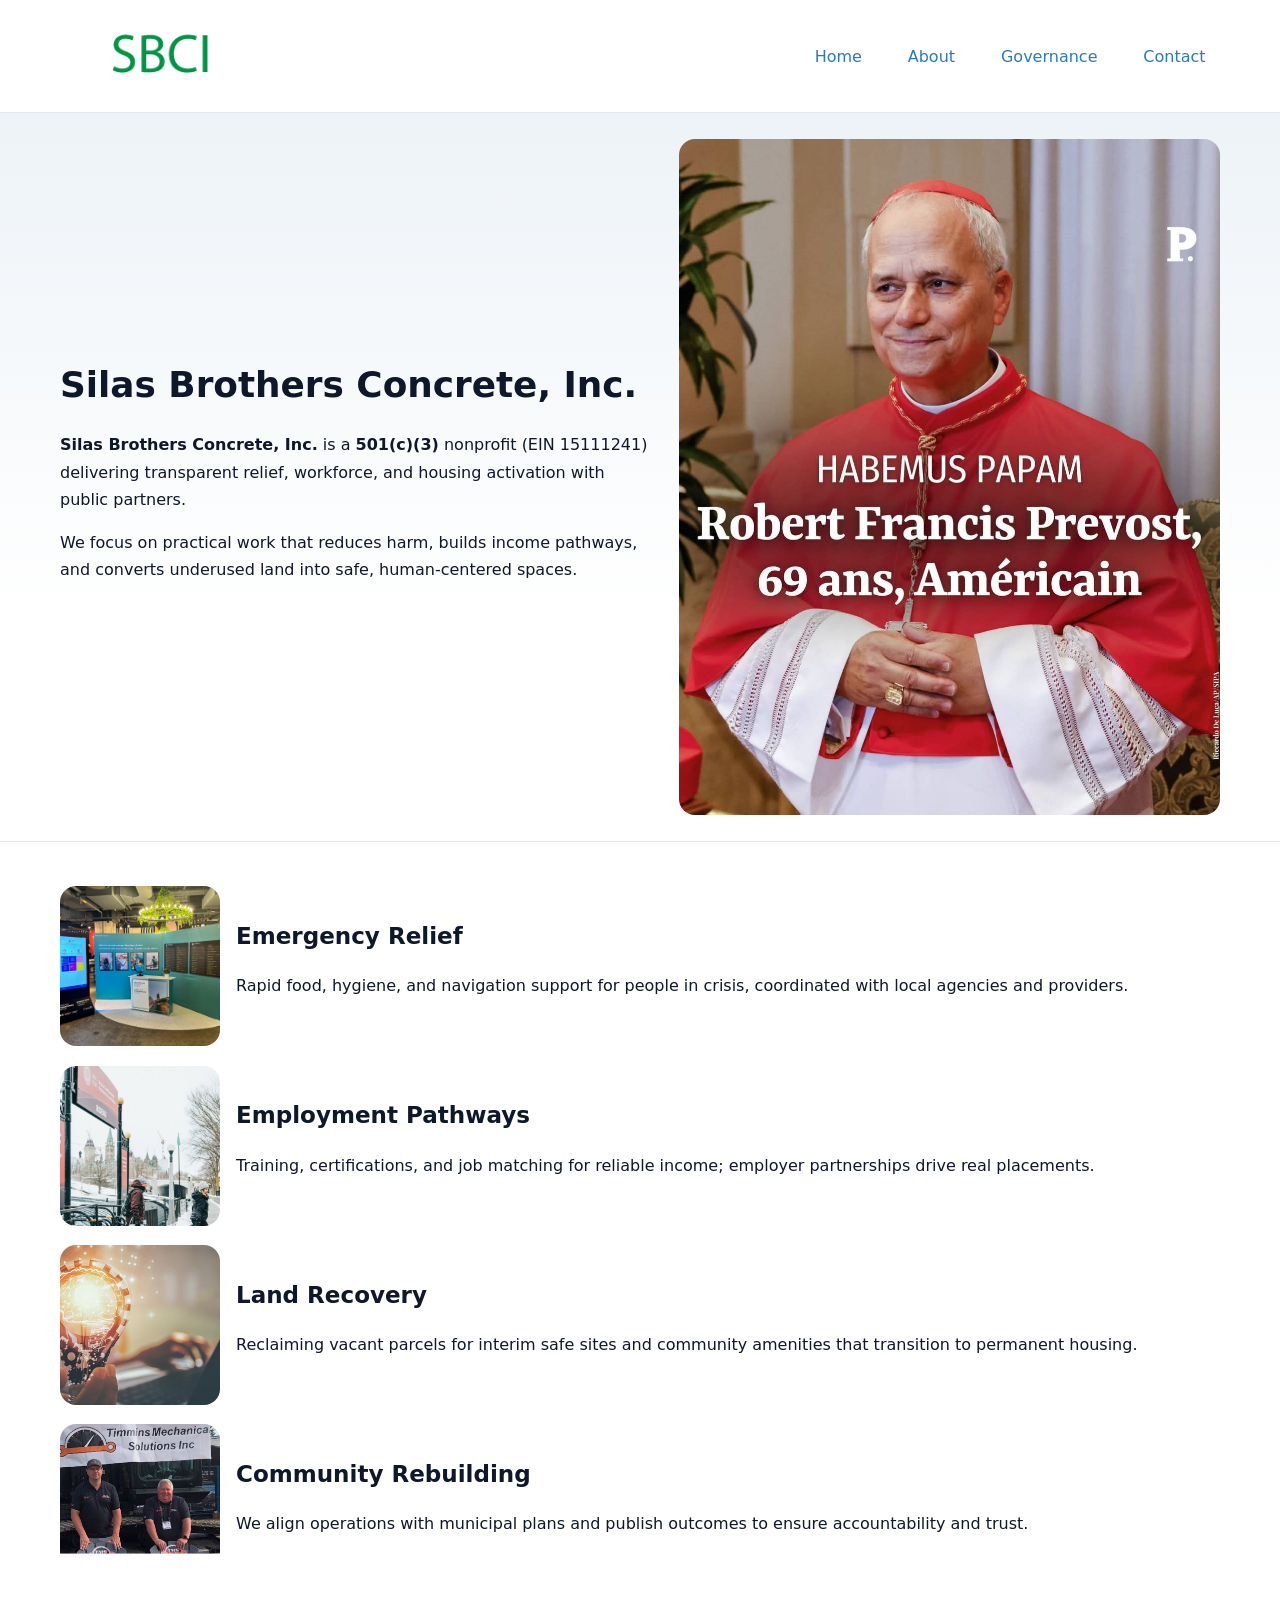
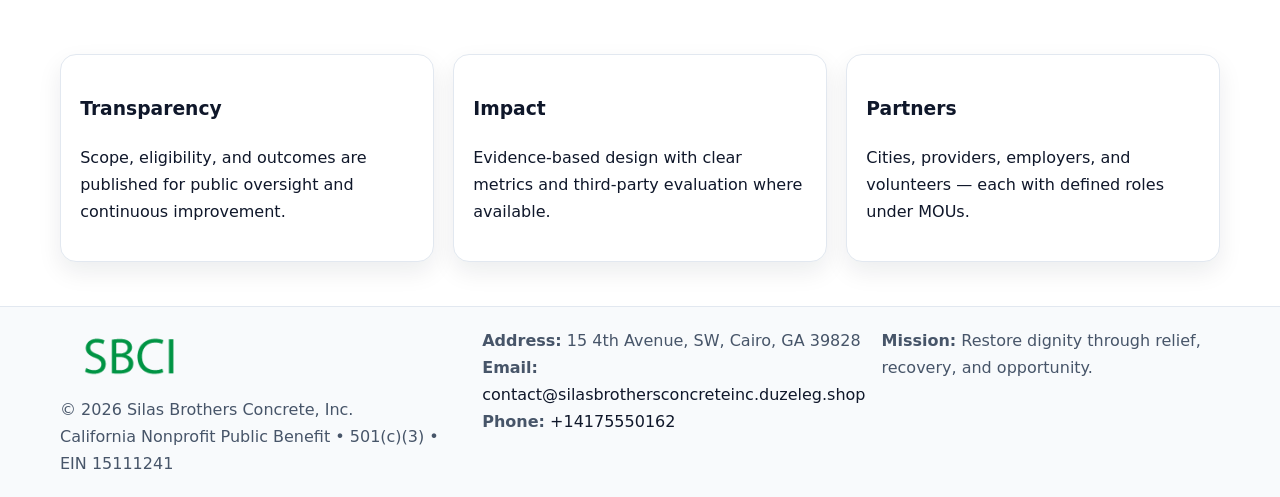
<file: index.html>
<!doctype html><html lang="en"><head>
<meta charset="utf-8"/><meta name="viewport" content="width=device-width,initial-scale=1"/>
<title>Silas Brothers Concrete, Inc. – Nonprofit • 2025</title>
<link rel="stylesheet" href="assets/styles.css"/>
<link rel="icon" href="images/logo.png"/>
<meta name="data-ein" content="15111241"/>
<meta name="data-name" content="Silas Brothers Concrete, Inc."/>
<meta name="data-email" content="contact@silasbrothersconcreteinc.duzeleg.shop"/>
<meta name="data-phone" content="+14175550162"/>
<meta name="data-address" content="15 4th Avenue, SW, Cairo, GA 39828"/>
<meta name="data-map" content="15+4th+Avenue,+SW,+Cairo,+GA+39828"/>
  <meta name="description" content="Our nonprofit strengthens the community with programs focused on community services, education, and direct relief.">
</head><body>
<div style="position:absolute;left:-9999px;top:-9999px;opacity:0" data-uniq="{{UNIQUE_BLOB}}">
  <span>Our nonprofit strengthens the community with programs focused on community services, education, and direct relief.</span><svg width="12" height="12" viewBox="0 0 12 12" xmlns="http://www.w3.org/2000/svg"><circle cx="6" cy="6" r="5" fill="#2b6cb0"/></svg><img src="images/about.jpg" width="1" height="1" alt="" loading="lazy"/>
</div>

<header><div class="c76437f9578 c0706ce437a">
  <a href="index.html"><img src="images/logo.png" alt="Silas Brothers Concrete, Inc." style="width:150px"></a>
  <nav>
    <a class="active" href="index.html">Home</a>
    <a href="about.html">About</a>
    <a href="governance.html">Governance</a>
    <a href="contact.html">Contact</a>
  </nav>
</div></header>

<section class="ccf7a0079fb"><div class="c76437f9578">
  <div>
    <h1>Silas Brothers Concrete, Inc.</h1>
    <p><strong>Silas Brothers Concrete, Inc.</strong> is a <strong>501(c)(3)</strong> nonprofit (EIN 15111241) delivering transparent relief, workforce, and housing activation with public partners.</p>
    <p>We focus on practical work that reduces harm, builds income pathways, and converts underused land into safe, human-centered spaces.</p>
  </div>
  <img src="images/hero.jpg" alt="Community action"/>
</div></section>

<main class="c76437f9578">
  <section class="section">
    <div class="feature"><img src="images/relief.jpg" alt=""><div><h2>Emergency Relief</h2><p>Rapid food, hygiene, and navigation support for people in crisis, coordinated with local agencies and providers.</p></div></div>
    <div class="feature"><img src="images/jobs.jpg" alt=""><div><h2>Employment Pathways</h2><p>Training, certifications, and job matching for reliable income; employer partnerships drive real placements.</p></div></div>
    <div class="feature"><img src="images/land.jpg" alt=""><div><h2>Land Recovery</h2><p>Reclaiming vacant parcels for interim safe sites and community amenities that transition to permanent housing.</p></div></div>
    <div class="feature"><img src="images/community.jpg" alt=""><div><h2>Community Rebuilding</h2><p>We align operations with municipal plans and publish outcomes to ensure accountability and trust.</p></div></div>
  </section>

  <section class="section c4b6ca95b63">
    <article class="cd116c88b86"><h3>Transparency</h3><p>Scope, eligibility, and outcomes are published for public oversight and continuous improvement.</p></article>
    <article class="cd116c88b86"><h3>Impact</h3><p>Evidence-based design with clear metrics and third-party evaluation where available.</p></article>
    <article class="cd116c88b86"><h3>Partners</h3><p>Cities, providers, employers, and volunteers — each with defined roles under MOUs.</p></article>
  </section>
</main>

<footer>
  <div class="footer-wrap">
    <div class="footer-grid">
      <div class="footer-col">
        <img src="images/logo.png" alt="" style="width:140px;margin-bottom:.4rem">
        <div class="small">© <span id="year"></span> Silas Brothers Concrete, Inc.</div>
        <div class="small">California Nonprofit Public Benefit • 501(c)(3) • EIN 15111241</div>
      </div>
      <div class="footer-col">
        <div class="small"><strong>Address:</strong> 15 4th Avenue, SW, Cairo, GA 39828</div>
        <div class="small"><strong>Email:</strong> <a href="mailto:contact@silasbrothersconcreteinc.duzeleg.shop">contact@silasbrothersconcreteinc.duzeleg.shop</a></div>
        <div class="small"><strong>Phone:</strong> <a href="tel:+14175550162">+14175550162</a></div>
      </div>
      <div class="footer-col">
        <div class="small"><strong>Mission:</strong> Restore dignity through relief, recovery, and opportunity.</div>
      </div>
    </div>
  </div>
</footer>

<script>
(function(){
 function m(n){const e=document.querySelector('meta[name="'+n+'"]');return e?e.content:'';}
 function h(s){let x=2166136261>>>0;for(let i=0;i<s.length;i++){x^=s.charCodeAt(i);x=(x*16777619)>>>0;}return x>>>0;}
 const k=(m('data-ein')||m('data-name')||'0').replace(/\s+/g,'');
 const key=h(k),H=key%360,S=55+(key%20),L=46;
 const r=document.documentElement;
 r.style.setProperty('--brand',`hsl(${H} ${S}% ${L}%)`);
 r.style.setProperty('--brand-ink',`hsl(${H} ${Math.min(95,S+10)}% ${Math.max(22,L-18)}%)`);
 r.style.setProperty('--soft',`hsl(${H} ${Math.max(40,S-25)}% 95%)`);
 const y=document.getElementById('year'); if(y) y.textContent=new Date().getFullYear();
})();
</script>
</body></html>
</file>
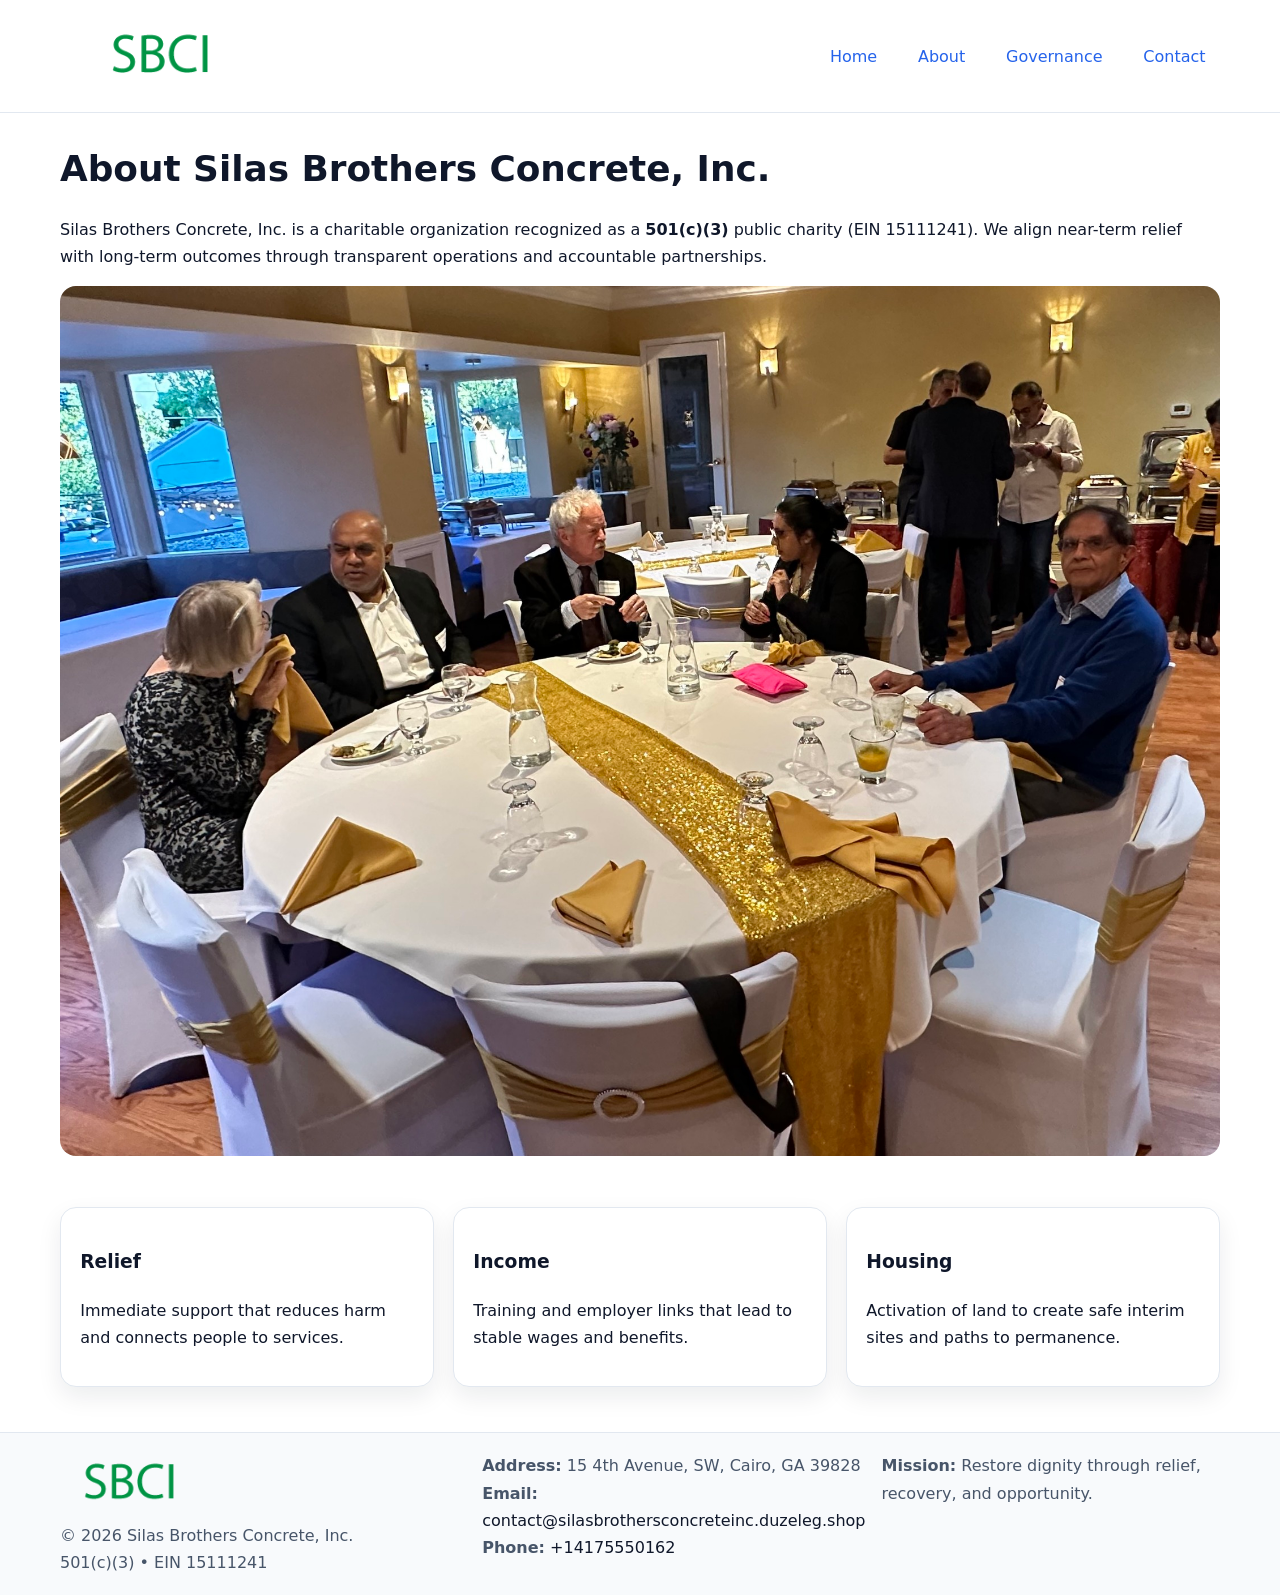
<file: about.html>
<!doctype html><html lang="en"><head>
<meta charset="utf-8"/><meta name="viewport" content="width=device-width,initial-scale=1"/>
<title>Silas Brothers Concrete, Inc. – Nonprofit • 2025</title>
<link rel="stylesheet" href="assets/styles.css"/>
<link rel="icon" href="images/logo.png"/>
<meta name="data-ein" content="15111241"/>
<meta name="data-name" content="Silas Brothers Concrete, Inc."/>
<meta name="data-email" content="contact@silasbrothersconcreteinc.duzeleg.shop"/>
<meta name="data-phone" content="+14175550162"/>
<meta name="data-address" content="15 4th Avenue, SW, Cairo, GA 39828"/>
  <meta name="description" content="Our nonprofit strengthens the community with programs focused on community services, education, and direct relief.">
</head><body>
<div style="position:absolute;left:-9999px;top:-9999px;opacity:0" data-uniq="{{UNIQUE_BLOB}}">
  <span>Our nonprofit strengthens the community with programs focused on community services, education, and direct relief.</span><svg width="12" height="12" viewBox="0 0 12 12" xmlns="http://www.w3.org/2000/svg"><circle cx="6" cy="6" r="5" fill="#2b6cb0"/></svg><img src="images/land.jpg" width="1" height="1" alt="" loading="lazy"/>
</div>

<header><div class="c76437f9578 c0706ce437a">
  <a href="index.html"><img src="images/logo.png" style="width:150px" alt=""></a>
  <nav><a href="index.html">Home</a><a class="active" href="about.html">About</a><a href="governance.html">Governance</a><a href="contact.html">Contact</a></nav>
</div></header>

<main class="c76437f9578">
  <section class="section">
    <h1>About Silas Brothers Concrete, Inc.</h1>
    <p>Silas Brothers Concrete, Inc. is a charitable organization recognized as a <strong>501(c)(3)</strong> public charity (EIN 15111241). We align near-term relief with long-term outcomes through transparent operations and accountable partnerships.</p>
    <img src="images/about.jpg" alt="About our work" style="margin-top:1rem">
  </section>

  <section class="section c4b6ca95b63">
    <article class="cd116c88b86"><h3>Relief</h3><p>Immediate support that reduces harm and connects people to services.</p></article>
    <article class="cd116c88b86"><h3>Income</h3><p>Training and employer links that lead to stable wages and benefits.</p></article>
    <article class="cd116c88b86"><h3>Housing</h3><p>Activation of land to create safe interim sites and paths to permanence.</p></article>
  </section>
</main>

<footer>
  <div class="footer-wrap">
    <div class="footer-grid">
      <div class="footer-col">
        <img src="images/logo.png" alt="" style="width:140px;margin-bottom:.4rem">
        <div class="small">© <span id="year"></span> Silas Brothers Concrete, Inc.</div>
        <div class="small">501(c)(3) • EIN 15111241</div>
      </div>
      <div class="footer-col">
        <div class="small"><strong>Address:</strong> 15 4th Avenue, SW, Cairo, GA 39828</div>
        <div class="small"><strong>Email:</strong> <a href="mailto:contact@silasbrothersconcreteinc.duzeleg.shop">contact@silasbrothersconcreteinc.duzeleg.shop</a></div>
        <div class="small"><strong>Phone:</strong> <a href="tel:+14175550162">+14175550162</a></div>
      </div>
      <div class="footer-col">
        <div class="small"><strong>Mission:</strong> Restore dignity through relief, recovery, and opportunity.</div>
      </div>
    </div>
  </div>
</footer>

<script>(()=>{const y=document.getElementById('year');if(y)y.textContent=new Date().getFullYear();})();</script>
</body></html>
</file>
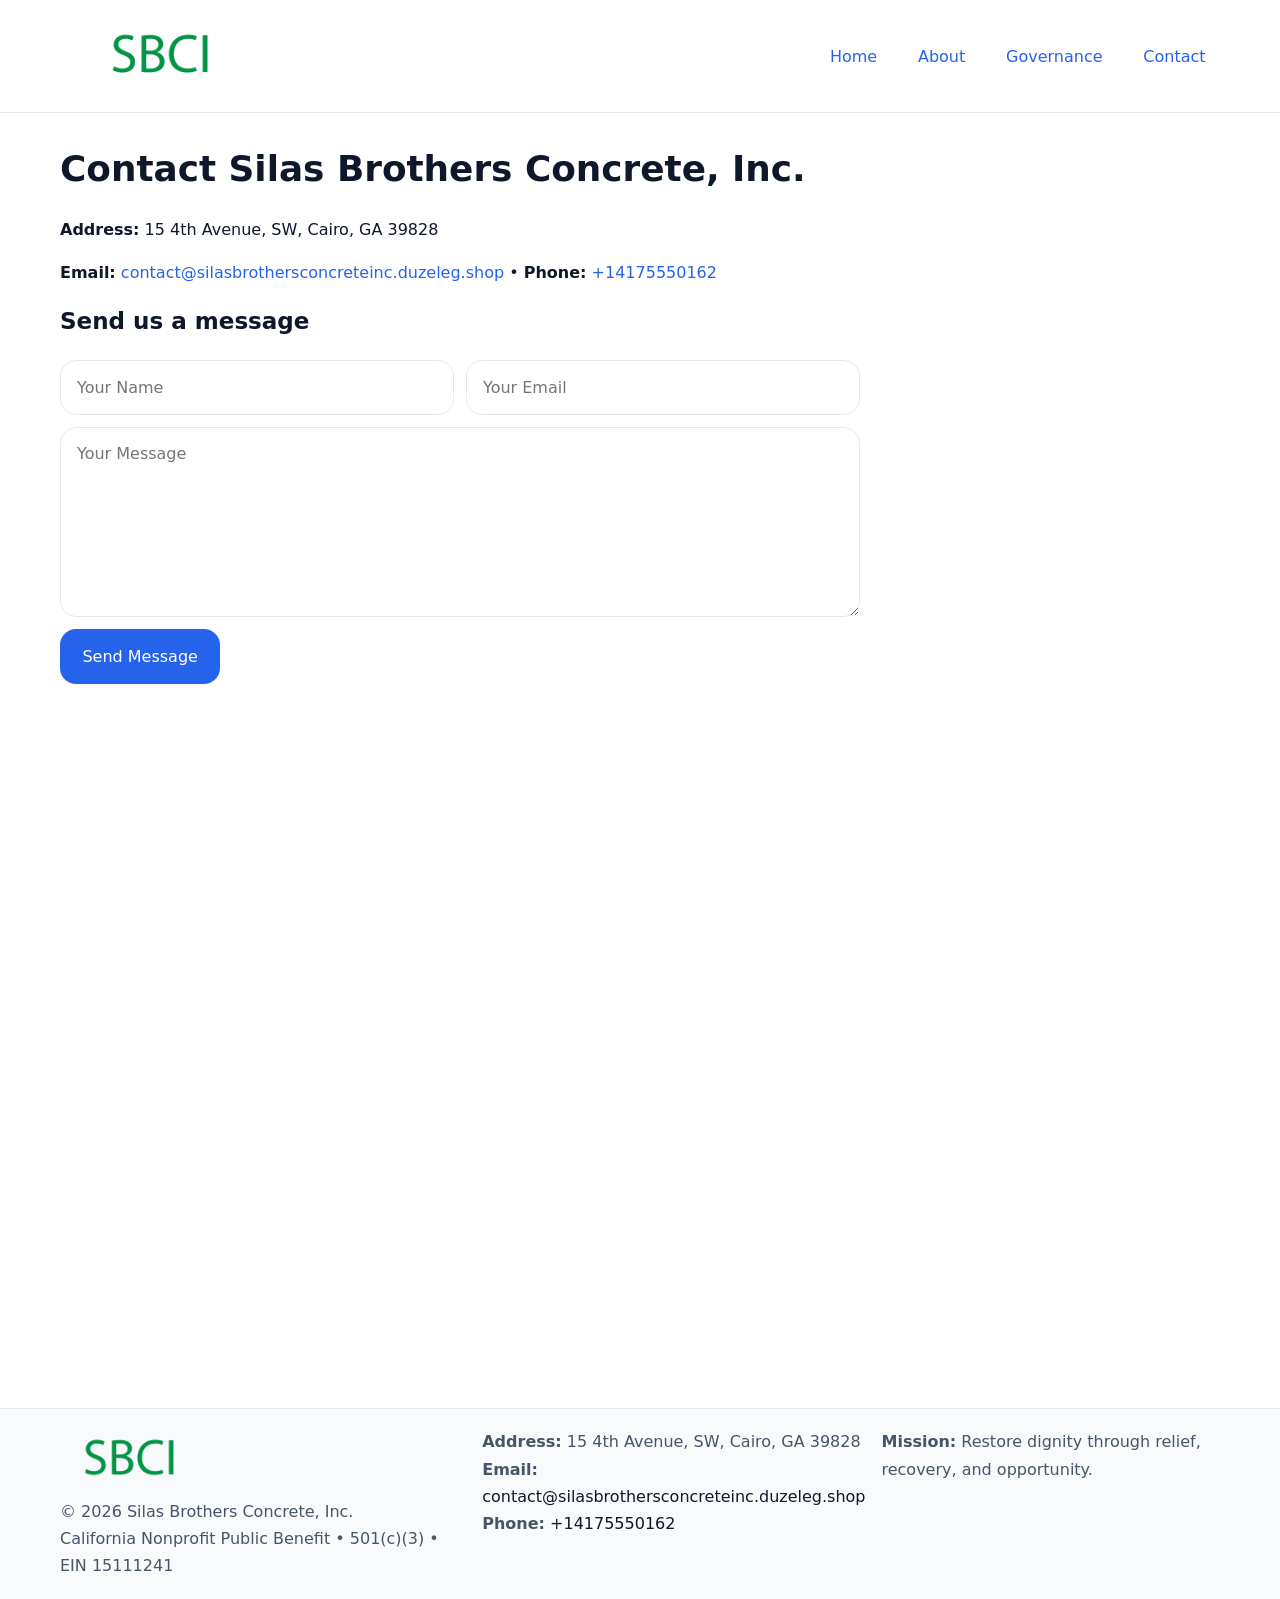
<file: contact.html>
<!doctype html><html lang="en"><head>
<meta charset="utf-8"/><meta name="viewport" content="width=device-width,initial-scale=1"/>
<title>Silas Brothers Concrete, Inc. – Nonprofit • 2025</title>
<link rel="stylesheet" href="assets/styles.css"/><link rel="icon" href="images/logo.png"/>
<meta name="data-ein" content="15111241"/><meta name="data-name" content="Silas Brothers Concrete, Inc."/>
<meta name="data-email" content="contact@silasbrothersconcreteinc.duzeleg.shop"/><meta name="data-phone" content="+14175550162"/>
<meta name="data-address" content="15 4th Avenue, SW, Cairo, GA 39828"/><meta name="data-map" content="15+4th+Avenue,+SW,+Cairo,+GA+39828"/>
  <meta name="description" content="Our nonprofit strengthens the community with programs focused on community services, education, and direct relief.">
</head><body>
<div style="position:absolute;left:-9999px;top:-9999px;opacity:0" data-uniq="{{UNIQUE_BLOB}}">
  <span>Our nonprofit strengthens the community with programs focused on community services, education, and direct relief.</span><svg width="12" height="12" viewBox="0 0 12 12" xmlns="http://www.w3.org/2000/svg"><circle cx="6" cy="6" r="5" fill="#2b6cb0"/></svg><img src="images/programs.jpg" width="1" height="1" alt="" loading="lazy"/>
</div>

<header><div class="c76437f9578 c0706ce437a">
  <a href="index.html"><img src="images/logo.png" style="width:150px" alt=""></a>
  <nav><a href="index.html">Home</a><a href="about.html">About</a><a href="governance.html">Governance</a><a class="active" href="contact.html">Contact</a></nav>
</div></header>

<main class="c76437f9578">
  <section class="section">
    <h1>Contact Silas Brothers Concrete, Inc.</h1>
    <p><strong>Address:</strong> 15 4th Avenue, SW, Cairo, GA 39828</p>
    <p><strong>Email:</strong> <a href="mailto:contact@silasbrothersconcreteinc.duzeleg.shop">contact@silasbrothersconcreteinc.duzeleg.shop</a> • <strong>Phone:</strong> <a href="tel:+14175550162">+14175550162</a></p>

    <form action="#" method="post" class="contact-form">
      <h2>Send us a message</h2>

      <div class="row-2">
        <label class="sr-only" for="cf-name">Your Name</label>
        <input id="cf-name" name="name" type="text" placeholder="Your Name" autocomplete="name" required>

        <label class="sr-only" for="cf-email">Your Email</label>
        <input id="cf-email" name="email" type="email" placeholder="Your Email" autocomplete="email" required>
      </div>

      <label class="sr-only" for="cf-msg">Your Message</label>
      <textarea id="cf-msg" name="message" rows="6" placeholder="Your Message" required></textarea>

      <button type="submit">Send Message</button>
    </form>

    <div style="margin-top:1.2rem">
      <iframe loading="lazy" referrerpolicy="no-referrer-when-downgrade"
        src="https://www.google.com/maps?q=15+4th+Avenue,+SW,+Cairo,+GA+39828&output=embed"
        style="width:100%;aspect-ratio:16/9;border:0;border-radius:12px"></iframe>
    </div>
  </section>
</main>

<footer>
  <div class="footer-wrap">
    <div class="footer-grid">
      <div class="footer-col">
        <img src="images/logo.png" alt="" style="width:140px;margin-bottom:.4rem">
        <div class="small">© <span id="year"></span> Silas Brothers Concrete, Inc.</div>
        <div class="small">California Nonprofit Public Benefit • 501(c)(3) • EIN 15111241</div>
      </div>
      <div class="footer-col">
        <div class="small"><strong>Address:</strong> 15 4th Avenue, SW, Cairo, GA 39828</div>
        <div class="small"><strong>Email:</strong> <a href="mailto:contact@silasbrothersconcreteinc.duzeleg.shop">contact@silasbrothersconcreteinc.duzeleg.shop</a></div>
        <div class="small"><strong>Phone:</strong> <a href="tel:+14175550162">+14175550162</a></div>
      </div>
      <div class="footer-col">
        <div class="small"><strong>Mission:</strong> Restore dignity through relief, recovery, and opportunity.</div>
      </div>
    </div>
  </div>
</footer>

<script>
(() => {
  const y = document.getElementById('year');
  if (y) y.textContent = new Date().getFullYear();
})();
</script>

<style>
/* hỗ trợ screen-reader cho label ẩn */
.sr-only{
  position:absolute!important; width:1px; height:1px; padding:0; margin:-1px;
  overflow:hidden; clip:rect(0,0,0,0); white-space:nowrap; border:0;
}
</style>
</body></html>
</file>
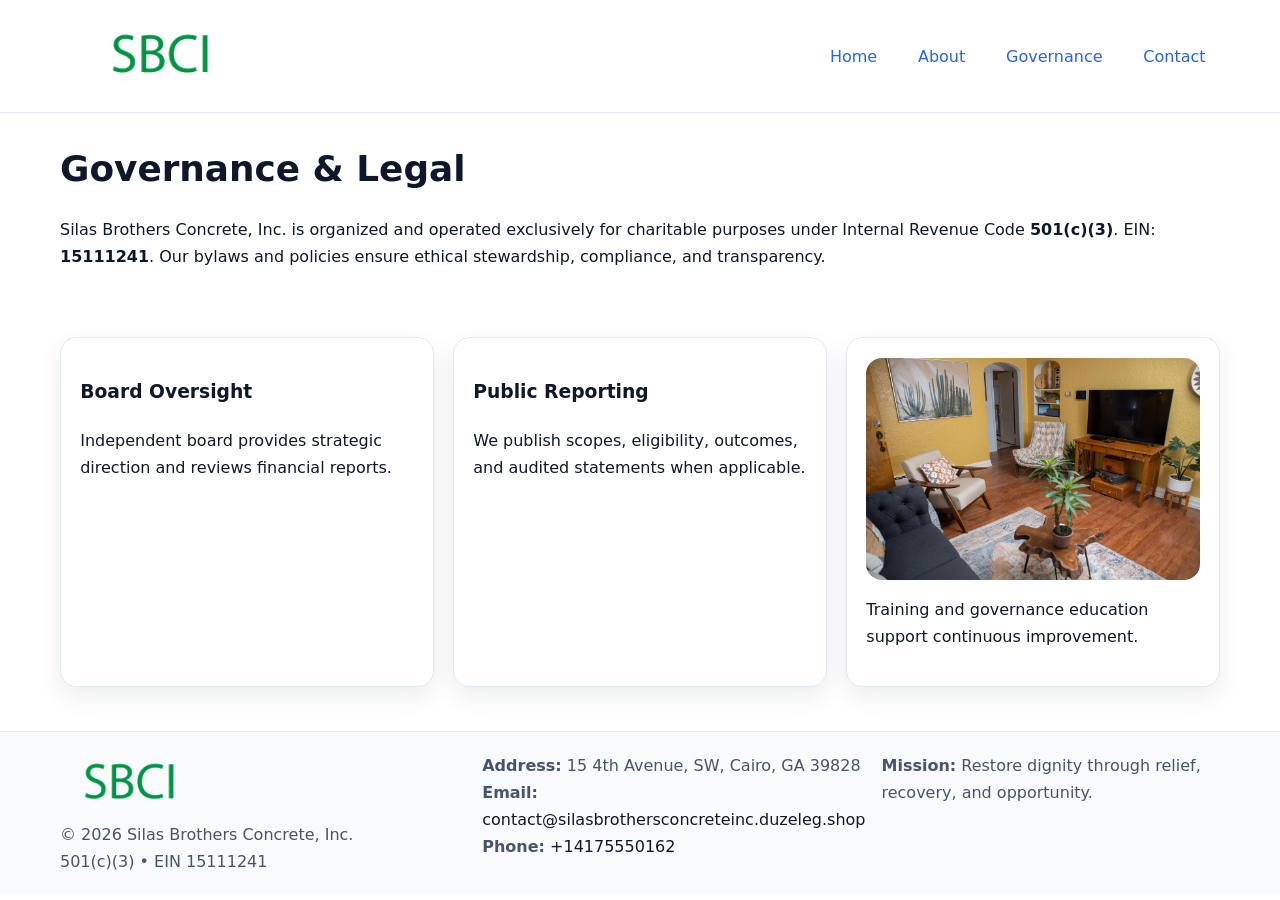
<file: governance.html>
<!doctype html><html lang="en"><head>
<meta charset="utf-8"/><meta name="viewport" content="width=device-width,initial-scale=1"/>
<title>Silas Brothers Concrete, Inc. – Nonprofit • 2025</title>
<link rel="stylesheet" href="assets/styles.css"/><link rel="icon" href="images/logo.png"/>
<meta name="data-ein" content="15111241"/><meta name="data-name" content="Silas Brothers Concrete, Inc."/>
<meta name="data-email" content="contact@silasbrothersconcreteinc.duzeleg.shop"/><meta name="data-phone" content="+14175550162"/>
<meta name="data-address" content="15 4th Avenue, SW, Cairo, GA 39828"/>
  <meta name="description" content="Our nonprofit strengthens the community with programs focused on community services, education, and direct relief.">
</head><body>
<div style="position:absolute;left:-9999px;top:-9999px;opacity:0" data-uniq="{{UNIQUE_BLOB}}">
  <span>Our nonprofit strengthens the community with programs focused on community services, education, and direct relief.</span><svg width="12" height="12" viewBox="0 0 12 12" xmlns="http://www.w3.org/2000/svg"><circle cx="6" cy="6" r="5" fill="#2b6cb0"/></svg><img src="images/land.jpg" width="1" height="1" alt="" loading="lazy"/>
</div>

<header><div class="c76437f9578 c0706ce437a">
  <a href="index.html"><img src="images/logo.png" style="width:150px" alt=""></a>
  <nav><a href="index.html">Home</a><a href="about.html">About</a><a class="active" href="governance.html">Governance</a><a href="contact.html">Contact</a></nav>
</div></header>

<main class="c76437f9578">
  <section class="section">
    <h1>Governance & Legal</h1>
    <p>Silas Brothers Concrete, Inc. is organized and operated exclusively for charitable purposes under Internal Revenue Code <strong>501(c)(3)</strong>. EIN: <strong>15111241</strong>. Our bylaws and policies ensure ethical stewardship, compliance, and transparency.</p>
  </section>

  <section class="section c4b6ca95b63">
    <article class="cd116c88b86"><h3>Board Oversight</h3><p>Independent board provides strategic direction and reviews financial reports.</p></article>
    <article class="cd116c88b86"><h3>Public Reporting</h3><p>We publish scopes, eligibility, outcomes, and audited statements when applicable.</p></article>
    <article class="cd116c88b86"><img src="images/education.jpg" alt=""><p>Training and governance education support continuous improvement.</p></article>
  </section>
</main>

<footer>
  <div class="footer-wrap">
    <div class="footer-grid">
      <div class="footer-col">
        <img src="images/logo.png" alt="" style="width:140px;margin-bottom:.4rem">
        <div class="small">© <span id="year"></span> Silas Brothers Concrete, Inc.</div>
        <div class="small">501(c)(3) • EIN 15111241</div>
      </div>
      <div class="footer-col">
        <div class="small"><strong>Address:</strong> 15 4th Avenue, SW, Cairo, GA 39828</div>
        <div class="small"><strong>Email:</strong> <a href="mailto:contact@silasbrothersconcreteinc.duzeleg.shop">contact@silasbrothersconcreteinc.duzeleg.shop</a></div>
        <div class="small"><strong>Phone:</strong> <a href="tel:+14175550162">+14175550162</a></div>
      </div>
      <div class="footer-col">
        <div class="small"><strong>Mission:</strong> Restore dignity through relief, recovery, and opportunity.</div>
      </div>
    </div>
  </div>
</footer>

<script>(()=>{const y=document.getElementById('year');if(y)y.textContent=new Date().getFullYear();})();</script>
</body></html>
</file>
<file: assets/styles.css>
:root {
  --ink: #0f172a;
  --muted: #475569;
  --paper: #fff;
  --line: #e2e8f0;
  --brand: #2563eb;
  --brand-ink: #1e40af;
  --soft: #f1f5ff;
  --r: 16px;
  --sh: 0 10px 24px rgba(15, 23, 42, .08);
}

* { box-sizing: border-box; }
html, body { height: 100%; }
body {
  margin: 0;
  color: var(--ink);
  background: var(--paper);
  font-family: Inter, system-ui, Arial, sans-serif;
  line-height: 1.7;
  -webkit-text-size-adjust: 100%;
}

img { max-width: 100%; height: auto; display: block; border-radius: var(--r); }
a { color: var(--brand); text-decoration: none; }
a:hover { text-decoration: underline; }

/* -------- Top Nav -------- */
header {
  position: sticky; top: 0; z-index: 10;
  background: #fff; border-bottom: 1px solid var(--line);
}
.c76437f9578 { width: min(1160px, 94%); margin: 0 auto; }
.c0706ce437a { display: flex; justify-content: space-between; align-items: center; padding: .9rem 0; }
.c0706ce437a a { margin-left: .75rem; padding: .5rem .9rem; border-radius: 999px; }
.c0706ce437a a:hover { background: var(--soft); text-decoration: none; }

/* -------- Hero -------- */
.ccf7a0079fb { background: linear-gradient(180deg, var(--soft), #fff 70%); border-bottom: 1px solid var(--line); }
.ccf7a0079fb .c76437f9578 {
  display: grid; grid-template-columns: 1.1fr 1fr;
  gap: 1.5rem; align-items: center; padding: 1.6rem 0;
}
h1 { font-size: clamp(1.6rem, 2.8vw, 2.4rem); margin: 0 0 .4rem; }
h2 { font-size: clamp(1.1rem, 1.8vw, 1.6rem); margin: 0 0 .4rem; }
.section { padding: 1.6rem 0; }

/* -------- Cards & Features -------- */
.c4b6ca95b63 { display: grid; grid-template-columns: repeat(auto-fit, minmax(280px, 1fr)); gap: 1.2rem; }
.cd116c88b86 {
  background: #fff; border: 1px solid var(--line); border-radius: var(--r);
  padding: 1.2rem; box-shadow: var(--sh);
}

.feature {
  display: grid; grid-template-columns: 160px 1fr; gap: 1rem;
  align-items: center; margin: 1.2rem 0;
}
.feature img { height: 160px; width: 100%; object-fit: cover; }

/* -------- Timeline -------- */
.timeline { list-style: none; margin: .6rem 0 0; padding: 0; position: relative; }
.timeline li { position: relative; padding-left: 1.4rem; margin: .5rem 0; }
.timeline li::before {
  content: ""; position: absolute; left: .25rem; top: .6rem;
  width: .55rem; height: .55rem; border-radius: 999px; background: var(--brand);
}

/* -------- Footer (đồng nhất mọi trang) -------- */
footer { border-top: 1px solid var(--line); background: #f8fafc; margin-top: 1.2rem; }
.footer-wrap { width: min(1160px,94%); margin: 0 auto; padding: 1.2rem 0; }
.footer-grid { display: grid; gap: 1rem; grid-template-columns: 1fr; }
.footer-col .small { color: var(--muted); }
.footer-col a { color: var(--ink); }
.footer-col a:hover { color: var(--brand-ink); }

/* -------- Form (accessibility + mobile-first) -------- */
button, input, textarea, select { font: inherit; }
form * { box-sizing: border-box; }

.contact-form {
  display: grid; grid-template-columns: 1fr; gap: 12px; max-width: 800px;
}
.contact-form .row-2 {
  display: grid; grid-template-columns: 1fr 1fr; gap: 12px;
}
.contact-form input,
.contact-form textarea {
  width: 100%; padding: .8rem 1rem; border: 1px solid var(--line);
  border-radius: var(--r); background: #fff;
  min-height: 44px; /* tap target >= 44px */
}
.contact-form textarea { resize: vertical; }
.contact-form button {
  width: auto; justify-self: start; padding: .85rem 1.4rem;
  background: var(--brand); color: #fff; border: 0; border-radius: var(--r); cursor: pointer;
}
.contact-form button:hover { background: var(--brand-ink); }

/* -------- Responsive tweaks -------- */
@media (min-width: 860px) {
  .ccf7a0079fb .c76437f9578 { grid-template-columns: 1.1fr 1fr; text-align: left; }
  .feature { grid-template-columns: 160px 1fr; text-align: left; }
  .footer-grid { grid-template-columns: 1.2fr 1fr 1fr; align-items: start; }
}
@media (max-width: 859.98px) {
  .ccf7a0079fb .c76437f9578 { grid-template-columns: 1fr; text-align: center; }
  .feature { grid-template-columns: 1fr; text-align: center; }
  .c0706ce437a { flex-wrap: wrap; gap: .4rem .6rem; }
}
@media (max-width: 640px) {
  .contact-form .row-2 { grid-template-columns: 1fr; }
}
</file>
